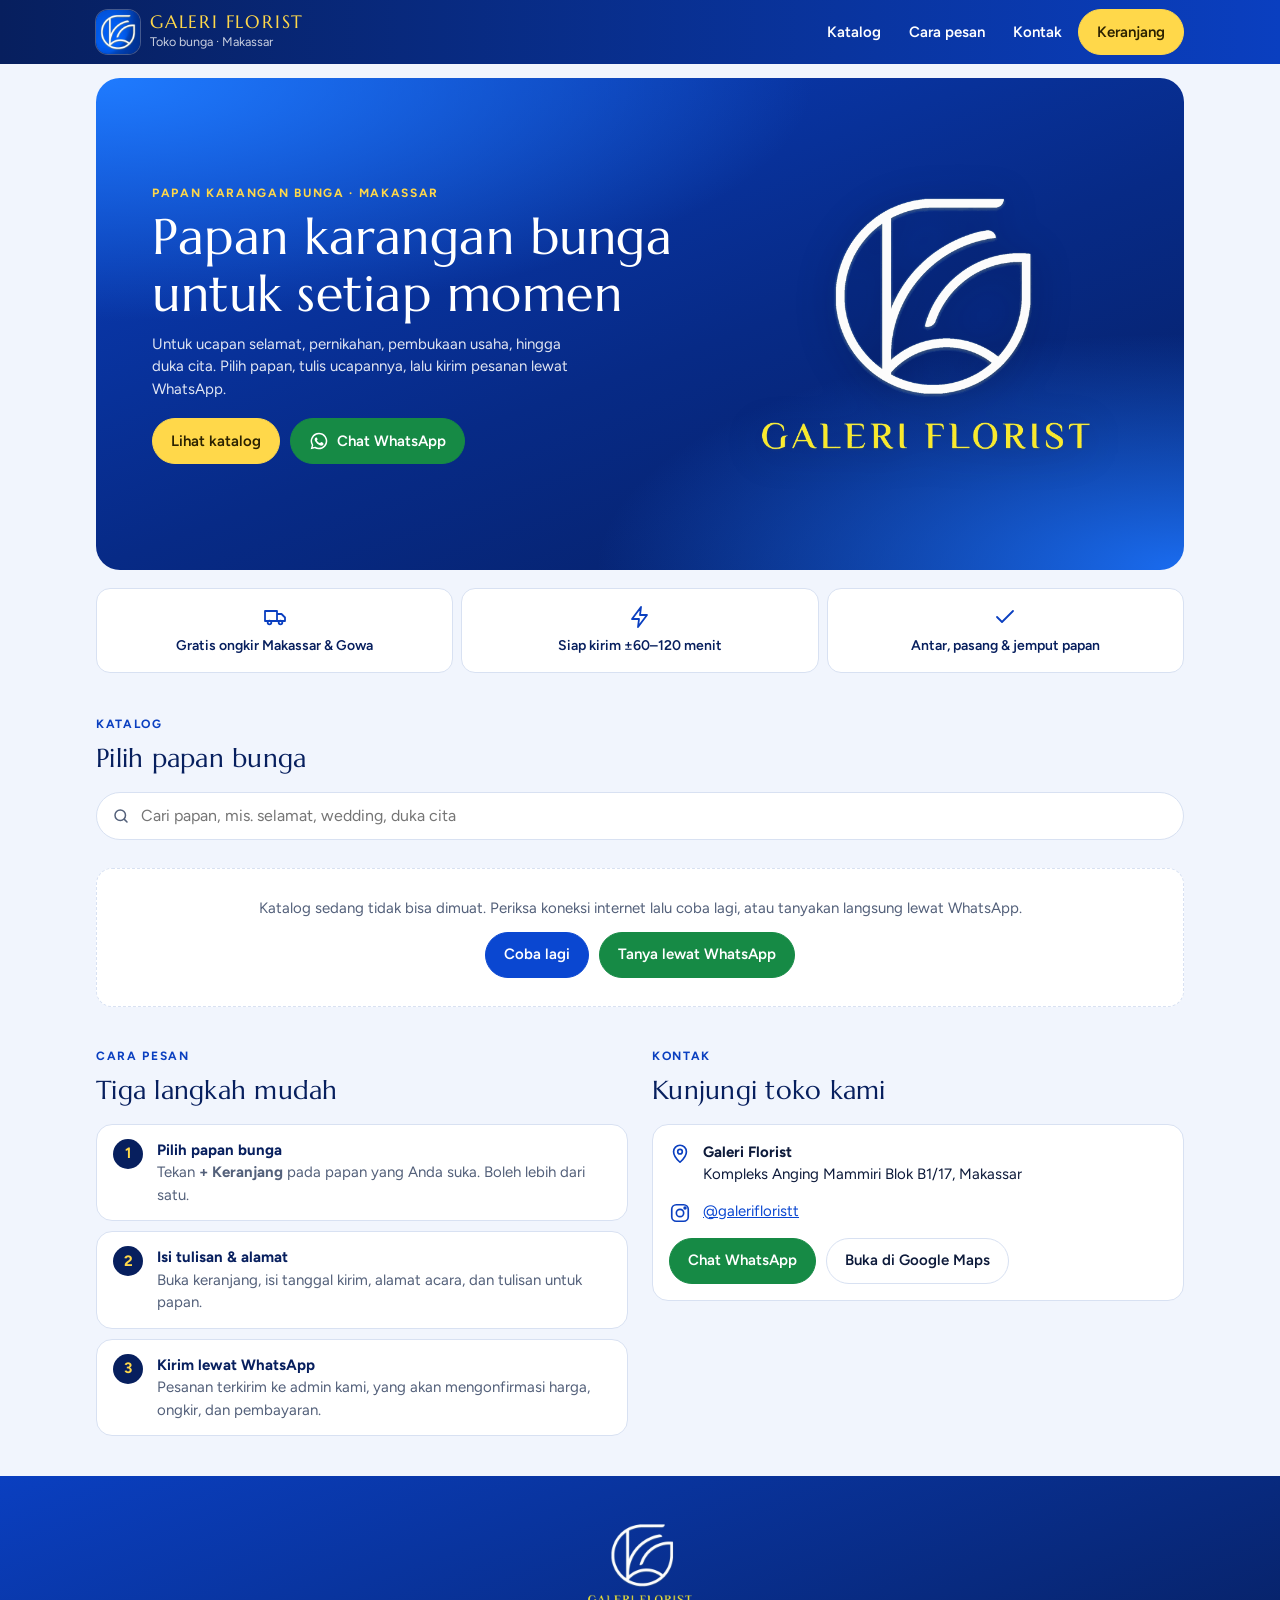
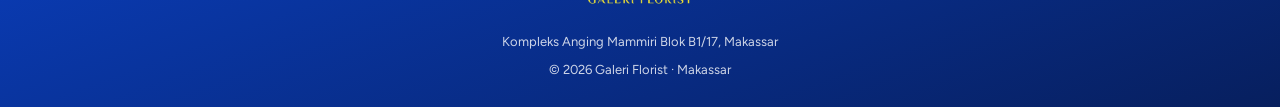
<file: toko-online/index.html>
<!doctype html>
<html lang="id">
<head>
<meta charset="utf-8">
<meta name="viewport" content="width=device-width,initial-scale=1,viewport-fit=cover">
<title>Galeri Florist Makassar – Papan Karangan Bunga</title>
<meta name="description" content="Pesan papan karangan bunga dari Galeri Florist Makassar untuk ucapan selamat, pernikahan, dan duka cita. Isi tulisan papan dan alamat acara, lalu kirim pesanan lewat WhatsApp.">
<meta name="theme-color" content="#071f5e">
<meta property="og:title" content="Galeri Florist Makassar – Papan Karangan Bunga">
<meta property="og:description" content="Papan karangan bunga untuk ucapan selamat, pernikahan, dan duka cita. Pesan mudah lewat WhatsApp.">
<meta property="og:type" content="website">
<meta property="og:image" content="https://galeriflorist.id/app/logo.jpg">
<link rel="icon" href="logo-192.jpg">
<link rel="apple-touch-icon" href="logo-192.jpg">
<link rel="preconnect" href="https://fonts.googleapis.com">
<link rel="preconnect" href="https://fonts.gstatic.com" crossorigin>
<link rel="stylesheet" href="https://fonts.googleapis.com/css2?family=Marcellus&family=Figtree:wght@400;500;600;700&display=swap">
<style>
/* Blue theme taken from the logo: deep navy → royal blue gradients, white emblem, gold wordmark.
   Layout: phone-first storefront. Navy sticky header, blue hero with the logo, catalog grid (2 cols phone → 4 cols desktop),
   navy bottom tab bar on phones, cart and product details as bottom sheets. */
:root {
  --navy: #071f5e;
  --royal: #0a3fc0;
  --bright: #1268f2;
  --gold: #ffd84a;
  --gold-ink: #2a2100;
  --bg: #f1f5fd;
  --surface: #ffffff;
  --ink: #0d1a3a;
  --muted: #53607a;
  --line: #d8e1f2;
  --accent: #0a47d1;
  --accent-ink: #ffffff;
  --accent-soft: #e6eeff;
  --wa: #168a45;
  --alert: #e0324a;
  --radius: 16px;
  --font-display: "Marcellus", "Times New Roman", serif;
  --font-body: "Figtree", system-ui, -apple-system, "Segoe UI", sans-serif;
  --tabbar: 64px;
}
* { box-sizing: border-box; }
html { scroll-behavior: smooth; scroll-padding-top: 76px; }
@media (prefers-reduced-motion: reduce) { html { scroll-behavior: auto; } }
body { margin: 0; background: var(--bg); color: var(--ink); font-family: var(--font-body); font-size: 15px; line-height: 1.5; -webkit-text-size-adjust: 100%; padding-bottom: calc(var(--tabbar) + env(safe-area-inset-bottom, 0px)); }
img { max-width: 100%; display: block; }
a { color: var(--accent); }
button, input, textarea, select { font: inherit; color: inherit; }
button { cursor: pointer; }
:focus-visible { outline: 2px solid var(--bright); outline-offset: 2px; }
[hidden] { display: none !important; }
.wrap { max-width: 1120px; margin: 0 auto; padding-left: max(16px, env(safe-area-inset-left, 0px)); padding-right: max(16px, env(safe-area-inset-right, 0px)); }
h1, h2 { font-family: var(--font-display); font-weight: 400; letter-spacing: .01em; text-wrap: balance; margin: 0; }
h2 { font-size: 26px; color: var(--navy); }
.eyebrow { font-size: 12px; font-weight: 700; letter-spacing: .14em; text-transform: uppercase; color: var(--royal); margin: 0 0 6px; }
.muted { color: var(--muted); }
.small { font-size: 13px; }
.num { font-variant-numeric: tabular-nums; }

/* buttons */
.btn { display: inline-flex; align-items: center; justify-content: center; gap: 8px; min-height: 46px; padding: 10px 18px; border-radius: 999px; border: 1px solid var(--line); background: var(--surface); font-weight: 600; text-decoration: none; color: var(--ink); }
.btn.primary { background: var(--accent); border-color: var(--accent); color: var(--accent-ink); }
.btn.gold { background: var(--gold); border-color: var(--gold); color: var(--gold-ink); }
.btn.ghost { background: rgba(255,255,255,.08); border-color: rgba(255,255,255,.55); color: #fff; }
.btn.wa { background: var(--wa); border-color: var(--wa); color: #fff; }
.btn.block { width: 100%; }
.btn svg { width: 20px; height: 20px; flex: 0 0 auto; }
.icon-btn { width: 44px; height: 44px; border-radius: 999px; border: 1px solid var(--line); background: var(--surface); display: inline-grid; place-items: center; padding: 0; }
.icon-btn svg { width: 20px; height: 20px; }

/* header */
header.top { position: sticky; top: 0; z-index: 20; background: linear-gradient(90deg, var(--navy), var(--royal)); color: #fff; padding-top: env(safe-area-inset-top, 0px); box-shadow: 0 1px 0 rgba(255,255,255,.08); }
header.top.scrolled { box-shadow: 0 4px 18px rgba(7, 31, 94, .28); }
header.top .wrap { display: flex; align-items: center; gap: 12px; min-height: 64px; }
.brand { display: flex; align-items: center; gap: 10px; text-decoration: none; color: #fff; min-width: 0; margin-right: auto; }
.brand img { width: 44px; height: 44px; object-fit: cover; border-radius: 12px; box-shadow: 0 0 0 1px rgba(255,255,255,.25); }
.brand b { display: block; font-family: var(--font-display); font-weight: 400; font-size: 18px; line-height: 1.15; letter-spacing: .1em; text-transform: uppercase; color: var(--gold); }
.brand small { display: block; font-size: 12.5px; color: rgba(255,255,255,.78); }
nav.desk { display: none; align-items: center; gap: 4px; }
nav.desk a { color: #fff; text-decoration: none; font-weight: 600; padding: 10px 12px; border-radius: 999px; }
nav.desk a:hover { background: rgba(255,255,255,.12); }
.badge { display: inline-grid; place-items: center; min-width: 20px; height: 20px; padding: 0 6px; border-radius: 999px; background: var(--alert); color: #fff; font-size: 12px; font-weight: 700; line-height: 1; }

/* hero */
.hero { padding-block: 14px 8px; }
.hero-card { position: relative; overflow: hidden; border-radius: 24px; color: #fff; padding: 26px 20px 22px; display: grid; gap: 4px;
  background: radial-gradient(120% 90% at 0% 0%, #1f7bff 0%, rgba(31,123,255,0) 55%), radial-gradient(90% 80% at 100% 100%, #1a6cf0 0%, rgba(26,108,240,0) 60%), linear-gradient(160deg, #0a3fc0 0%, #072a86 55%, #061f63 100%); }
.hero .eyebrow { color: var(--gold); }
.hero h1 { font-size: 32px; line-height: 1.15; max-width: 16ch; }
.hero p.lead { margin: 10px 0 18px; color: rgba(255,255,255,.88); max-width: 42ch; }
.hero .cta { display: flex; gap: 10px; flex-wrap: wrap; }
.hero .art { order: -1; justify-self: start; width: 132px; margin: -6px 0 6px -8px; }
.hero .art img { width: 100%; height: auto; filter: drop-shadow(0 6px 18px rgba(0, 10, 40, .35)); }

.usp { display: grid; grid-template-columns: repeat(3, 1fr); gap: 8px; margin-top: 12px; }
.usp div { background: var(--surface); border: 1px solid var(--line); border-radius: 14px; padding: 12px 10px; font-size: 13px; font-weight: 600; text-align: center; display: grid; justify-items: center; gap: 6px; color: var(--navy); }
.usp svg { width: 24px; height: 24px; color: var(--royal); }

section.block { padding-block: 34px 6px; }
.head { display: flex; align-items: end; justify-content: space-between; gap: 12px; margin-bottom: 14px; }

/* catalog */
.search { position: relative; margin-bottom: 12px; }
.search input { width: 100%; min-height: 48px; border-radius: 999px; border: 1px solid var(--line); background: var(--surface); padding: 10px 16px 10px 44px; font-size: 16px; }
.search svg { position: absolute; left: 16px; top: 50%; transform: translateY(-50%); width: 18px; height: 18px; color: var(--muted); }
.chips { display: flex; gap: 8px; overflow-x: auto; padding-bottom: 6px; margin-bottom: 10px; scrollbar-width: none; }
.chips::-webkit-scrollbar { display: none; }
.chips button { flex: 0 0 auto; min-height: 40px; padding: 8px 16px; border-radius: 999px; border: 1px solid var(--line); background: var(--surface); font-weight: 600; font-size: 14px; color: var(--navy); }
.chips button[aria-pressed="true"] { background: var(--navy); border-color: var(--navy); color: var(--gold); }
.grid { display: grid; grid-template-columns: minmax(0, 1fr); gap: 14px; }
.card { background: var(--surface); border: 1px solid var(--line); border-radius: var(--radius); overflow: hidden; display: grid; grid-template-rows: auto 1fr; box-shadow: 0 1px 2px rgba(7, 31, 94, .05); }
.card .pic { display: block; width: 100%; border: 0; padding: 0; background: none; aspect-ratio: 16 / 9; overflow: hidden; }
.card .pic img, .card .pic svg { width: 100%; height: 100%; object-fit: cover; display: block; }
.card .body { padding: 10px 12px 12px; display: grid; gap: 4px; align-content: start; }
.card .cat { font-size: 11.5px; font-weight: 700; letter-spacing: .06em; text-transform: uppercase; color: var(--royal); }
.card h3 { margin: 0; font-size: 15px; font-weight: 600; line-height: 1.3; display: -webkit-box; -webkit-line-clamp: 2; -webkit-box-orient: vertical; overflow: hidden; }
.price { font-weight: 700; color: var(--navy); }
.price.ask { color: var(--muted); font-weight: 600; font-size: 14px; }
.buy { display: flex; align-items: center; justify-content: space-between; gap: 10px; flex-wrap: wrap; margin-top: 4px; }
.card .add { min-height: 40px; padding: 0 16px; min-width: 132px; border-radius: 999px; border: 1px solid var(--accent); background: var(--accent-soft); color: var(--accent); font-weight: 700; font-size: 14px; }
.card .add.in { background: var(--accent); color: #fff; }
.price s { display: inline-block; white-space: nowrap; color: var(--muted); font-weight: 500; font-size: .85em; margin-left: 4px; }
.empty .link { min-height: 0; padding: 0 2px; }
.empty .actions { display: flex; gap: 10px; flex-wrap: wrap; justify-content: center; margin-top: 12px; }
.card .pic { position: relative; }
.stok { position: absolute; left: 8px; top: 8px; background: var(--ink); color: #fff; font-size: 12px; font-weight: 700; padding: 4px 10px; border-radius: 999px; }
.skel { background: var(--surface); border: 1px solid var(--line); border-radius: var(--radius); overflow: hidden; }
.skel .ph { aspect-ratio: 16 / 9; background: linear-gradient(90deg, #e6edfb 0%, #f4f7fe 50%, #e6edfb 100%); background-size: 200% 100%; }
.skel .ln { height: 12px; margin: 12px 12px 0; border-radius: 6px; background: #e6edfb; }
.skel .ln.short { width: 50%; margin-bottom: 14px; }
@media (prefers-reduced-motion: no-preference) { .skel .ph { animation: shimmer 1.3s linear infinite; } @keyframes shimmer { to { background-position: -200% 0; } } }
.sr { position: absolute; width: 1px; height: 1px; overflow: hidden; clip: rect(0 0 0 0); white-space: nowrap; }
.empty { text-align: center; padding: 28px 16px; color: var(--muted); border: 1px dashed var(--line); border-radius: var(--radius); grid-column: 1 / -1; background: var(--surface); }

/* steps & contact */
.steps { display: grid; gap: 10px; counter-reset: s; padding: 0; margin: 0; list-style: none; }
.steps li { background: var(--surface); border: 1px solid var(--line); border-radius: var(--radius); padding: 14px 16px 14px 60px; position: relative; }
.steps li::before { counter-increment: s; content: counter(s); position: absolute; left: 16px; top: 14px; width: 30px; height: 30px; border-radius: 999px; background: var(--navy); color: var(--gold); font-weight: 700; display: grid; place-items: center; }
.steps li > b { display: block; color: var(--navy); }
.contact { background: var(--surface); border: 1px solid var(--line); border-radius: var(--radius); padding: 16px; display: grid; gap: 14px; }
.contact .row { display: flex; gap: 12px; align-items: start; }
.contact .row svg { width: 22px; height: 22px; flex: 0 0 auto; color: var(--royal); margin-top: 2px; }
.contact .actions { display: flex; gap: 10px; flex-wrap: wrap; }
footer { margin-top: 34px; background: linear-gradient(160deg, var(--royal), var(--navy)); color: rgba(255,255,255,.8); font-size: 13px; text-align: center; }
footer .wrap { padding-block: 28px calc(24px + env(safe-area-inset-bottom, 0px)); display: grid; justify-items: center; gap: 8px; }
footer img { width: 120px; height: auto; }
footer p { margin: 0; }

/* bottom tab bar (phones) */
nav.tabbar { position: fixed; left: 0; right: 0; bottom: 0; z-index: 30; background: var(--navy); padding-bottom: env(safe-area-inset-bottom, 0px); box-shadow: 0 -4px 16px rgba(7, 31, 94, .18); }
nav.tabbar .in { display: grid; grid-template-columns: repeat(4, 1fr); max-width: 560px; margin: 0 auto; }
nav.tabbar a, nav.tabbar button { position: relative; display: grid; justify-items: center; align-content: center; gap: 2px; min-height: var(--tabbar); border: 0; background: none; color: rgba(255,255,255,.72); font-size: 11.5px; font-weight: 600; text-decoration: none; padding: 6px 2px; }
nav.tabbar svg { width: 23px; height: 23px; }
nav.tabbar [aria-current="true"] { color: var(--gold); }
nav.tabbar .badge { position: absolute; top: 6px; left: calc(50% + 6px); height: 18px; min-width: 18px; font-size: 11px; }

/* sheets */
dialog.sheet { border: 0; padding: 0; margin: auto auto 0; width: 100%; max-width: 560px; max-height: 92vh; max-height: 92dvh; border-radius: 22px 22px 0 0; background: var(--surface); color: var(--ink); overflow: hidden; }
dialog.sheet[open] { display: flex; flex-direction: column; }
dialog.sheet::backdrop { background: rgba(5, 18, 54, .55); }
@media (prefers-reduced-motion: no-preference) { dialog.sheet[open] { animation: up .22s ease-out; } @keyframes up { from { transform: translateY(40px); opacity: 0; } } }
.sheet-head { display: flex; align-items: center; justify-content: space-between; gap: 10px; padding: 14px 16px; border-bottom: 1px solid var(--line); }
.sheet-head h2 { font-size: 22px; }
.sheet-body { overflow-y: auto; padding: 16px; display: grid; gap: 14px; grid-auto-rows: max-content; align-content: start; overscroll-behavior: contain; }
.sheet-foot { padding: 12px 16px calc(12px + env(safe-area-inset-bottom, 0px)); border-top: 1px solid var(--line); display: grid; gap: 8px; }
.detail-pic { border-radius: var(--radius); overflow: hidden; aspect-ratio: 16 / 9; width: 100%; background: var(--bg); }
.ket p { margin: 0 0 8px; }
.ket p:last-child { margin-bottom: 0; }
.detail-pic img, .detail-pic svg { width: 100%; height: 100%; object-fit: contain; display: block; }
.line { display: grid; grid-template-columns: 1fr auto; gap: 4px 12px; align-items: center; padding-bottom: 12px; border-bottom: 1px solid var(--line); }
.line .nm { font-weight: 600; }
.qty { display: inline-flex; align-items: center; border: 1px solid var(--line); border-radius: 999px; grid-row: span 2; }
.qty button { width: 40px; height: 40px; border: 0; background: none; font-size: 20px; font-weight: 600; color: var(--accent); }
.qty span { min-width: 26px; text-align: center; font-weight: 700; }
label.f { display: grid; gap: 4px; font-size: 13px; font-weight: 600; color: var(--muted); grid-template-columns: minmax(0, 1fr); }
label.f input, label.f textarea { width: 100%; min-height: 46px; border: 1px solid var(--line); border-radius: 12px; padding: 10px 12px; font-size: 16px; background: var(--surface); color: var(--ink); font-weight: 400; }
label.f textarea { min-height: 72px; resize: vertical; }
.two { display: grid; grid-template-columns: repeat(2, minmax(0, 1fr)); gap: 10px; }
.seg { display: grid; grid-template-columns: 1fr 1fr; gap: 6px; background: var(--bg); border: 1px solid var(--line); border-radius: 999px; padding: 4px; }
.seg button { min-height: 40px; border: 0; border-radius: 999px; background: none; font-weight: 600; color: var(--muted); }
.seg button[aria-pressed="true"] { background: var(--navy); color: var(--gold); }
.total { display: flex; justify-content: space-between; gap: 12px; font-weight: 700; font-size: 17px; color: var(--navy); }
.note { font-size: 13px; color: var(--muted); }
.req { color: var(--alert); }
.link { border: 0; background: none; color: var(--accent); font-weight: 600; padding: 8px 4px; min-height: 40px; }

.toast { position: fixed; left: 50%; bottom: calc(var(--tabbar) + 16px + env(safe-area-inset-bottom, 0px)); transform: translateX(-50%); z-index: 60; background: var(--ink); color: #fff; padding: 10px 16px; border-radius: 12px; font-size: 14px; max-width: calc(100% - 32px); display: flex; align-items: center; gap: 12px; box-shadow: 0 6px 20px rgba(7, 31, 94, .3); }
.toast.over-sheet { top: calc(12px + env(safe-area-inset-top, 0px)); bottom: auto; }
.toast button { border: 0; background: none; color: var(--gold); font-weight: 700; padding: 4px; }

@media (min-width: 600px) {
  .grid { grid-template-columns: repeat(2, minmax(0, 1fr)); gap: 16px; }
  .card h3 { min-height: 2.6em; }
  .hero h1 { font-size: 40px; }
}
@media (min-width: 900px) {
  body { padding-bottom: 0; }
  nav.tabbar { display: none; }
  nav.desk { display: flex; }
  .grid { grid-template-columns: repeat(3, minmax(0, 1fr)); }
  .hero-card { grid-template-columns: 1.15fr .85fr; align-items: center; padding: 56px; gap: 24px; }
  .hero h1 { font-size: 50px; }
  .hero .art { order: 0; justify-self: center; width: min(380px, 100%); margin: 0; }
  .usp { margin-top: 18px; }
  .usp div { font-size: 14px; padding: 16px; }
  .info { display: grid; grid-template-columns: 1fr 1fr; gap: 24px; align-items: start; }
  dialog.sheet { margin: auto; border-radius: 22px; max-height: 88vh; }
  .toast { bottom: 24px; }
  footer .wrap { padding-bottom: 28px; }
}
</style>
</head>
<body>

<header class="top" id="top">
  <div class="wrap">
    <a class="brand" href="#beranda"><img src="lambang.jpg" alt=""><span><b>Galeri Florist</b><small>Toko bunga · Makassar</small></span></a>
    <nav class="desk" aria-label="Menu">
      <a href="#katalog">Katalog</a><a href="#cara-pesan">Cara pesan</a><a href="#kontak">Kontak</a>
      <button type="button" class="btn gold" data-act="cart">Keranjang <span class="badge" data-count hidden>0</span></button>
    </nav>
  </div>
</header>

<main class="wrap">
  <section class="hero" id="beranda">
    <div class="hero-card">
      <div class="hero-text">
      <p class="eyebrow">Papan karangan bunga · Makassar</p>
      <h1>Papan karangan bunga untuk setiap momen</h1>
      <p class="lead">Untuk ucapan selamat, pernikahan, pembukaan usaha, hingga duka cita. Pilih papan, tulis ucapannya, lalu kirim pesanan lewat WhatsApp.</p>
      <div class="cta">
        <a class="btn gold" href="#katalog">Lihat katalog</a>
        <button type="button" class="btn wa" data-act="chat"><svg viewBox="0 0 24 24" fill="currentColor" aria-hidden="true"><path d="M12 2a10 10 0 0 0-8.6 15.1L2 22l5-1.3A10 10 0 1 0 12 2zm0 18.2c-1.5 0-3-.4-4.3-1.2l-.3-.2-3 .8.8-2.9-.2-.3A8.2 8.2 0 1 1 12 20.2zm4.5-6.1c-.2-.1-1.5-.7-1.7-.8s-.4-.1-.6.1-.7.8-.8 1-.3.2-.5.1a6.7 6.7 0 0 1-3.3-2.9c-.3-.4.3-.4.7-1.3.1-.2 0-.3 0-.4l-.8-1.8c-.2-.5-.4-.4-.6-.4h-.5a1 1 0 0 0-.7.3 3 3 0 0 0-.9 2.2 5.2 5.2 0 0 0 1.1 2.7 11.8 11.8 0 0 0 4.5 4c1.7.7 2.3.8 3.2.6.5-.1 1.5-.6 1.7-1.2s.2-1.1.1-1.2-.2-.2-.4-.3z"/></svg>Chat WhatsApp</button>
      </div>
      </div>
      <div class="art"><img src="logo-transparan.png" alt="Logo Galeri Florist" width="640" height="640"></div>
    </div>
    <div class="usp">
      <div><svg viewBox="0 0 24 24" fill="none" stroke="currentColor" stroke-width="1.8" stroke-linecap="round" stroke-linejoin="round" aria-hidden="true"><path d="M2 6h12v10H2zM14 9h4.5L22 12.5V16h-8"/><circle cx="6.5" cy="17.5" r="1.8"/><circle cx="17.5" cy="17.5" r="1.8"/></svg>Gratis ongkir Makassar &amp; Gowa</div>
      <div><svg viewBox="0 0 24 24" fill="none" stroke="currentColor" stroke-width="1.8" stroke-linecap="round" stroke-linejoin="round" aria-hidden="true"><path d="M13 2L4 14h7l-1 8 9-12h-7z"/></svg>Siap kirim ±60–120 menit</div>
      <div><svg viewBox="0 0 24 24" fill="none" stroke="currentColor" stroke-width="1.8" stroke-linecap="round" stroke-linejoin="round" aria-hidden="true"><path d="M20 6L9 17l-5-5"/></svg>Antar, pasang &amp; jemput papan</div>
    </div>
  </section>

  <section class="block" id="katalog">
    <div class="head"><div><p class="eyebrow">Katalog</p><h2>Pilih papan bunga</h2></div></div>
    <div class="search"><svg viewBox="0 0 24 24" fill="none" stroke="currentColor" stroke-width="2" stroke-linecap="round" aria-hidden="true"><circle cx="11" cy="11" r="7"/><path d="M20 20l-3.5-3.5"/></svg><input type="search" id="q" placeholder="Cari papan, mis. selamat, wedding, duka cita" aria-label="Cari di katalog"></div>
    <div class="chips" id="chips" role="group" aria-label="Kategori"></div>
    <div class="grid" id="grid"></div>
  </section>

  <div class="info">
    <section class="block" id="cara-pesan">
      <div class="head"><div><p class="eyebrow">Cara pesan</p><h2>Tiga langkah mudah</h2></div></div>
      <ol class="steps">
        <li><b>Pilih papan bunga</b><span class="muted">Tekan <b>+ Keranjang</b> pada papan yang Anda suka. Boleh lebih dari satu.</span></li>
        <li><b>Isi tulisan &amp; alamat</b><span class="muted">Buka keranjang, isi tanggal kirim, alamat acara, dan tulisan untuk papan.</span></li>
        <li><b>Kirim lewat WhatsApp</b><span class="muted">Pesanan terkirim ke admin kami, yang akan mengonfirmasi harga, ongkir, dan pembayaran.</span></li>
      </ol>
    </section>

    <section class="block" id="kontak">
      <div class="head"><div><p class="eyebrow">Kontak</p><h2>Kunjungi toko kami</h2></div></div>
      <div class="contact" id="contact"></div>
    </section>
  </div>
</main>

<footer id="footer"></footer>

<nav class="tabbar" aria-label="Menu utama"><div class="in">
  <a href="#beranda" data-tab="beranda"><svg viewBox="0 0 24 24" fill="none" stroke="currentColor" stroke-width="1.8" stroke-linecap="round" stroke-linejoin="round" aria-hidden="true"><path d="M3 11l9-7 9 7v9a1 1 0 0 1-1 1h-5v-6h-6v6H4a1 1 0 0 1-1-1z"/></svg>Beranda</a>
  <a href="#katalog" data-tab="katalog"><svg viewBox="0 0 24 24" fill="none" stroke="currentColor" stroke-width="1.8" stroke-linecap="round" stroke-linejoin="round" aria-hidden="true"><path d="M12 13c-3 0-5-2.5-5-6 2.5 0 4 1 5 2.5C13 8 14.5 7 17 7c0 3.5-2 6-5 6z"/><path d="M12 13v8M12 17c-2 0-3.5-1-4-2.5M12 18.5c2 0 3.5-1 4-2.5"/></svg>Katalog</a>
  <button type="button" data-act="cart"><svg viewBox="0 0 24 24" fill="none" stroke="currentColor" stroke-width="1.8" stroke-linecap="round" stroke-linejoin="round" aria-hidden="true"><path d="M5 8h14l-1.2 11.1a1 1 0 0 1-1 .9H7.2a1 1 0 0 1-1-.9z"/><path d="M9 10V6a3 3 0 0 1 6 0v4"/></svg>Keranjang<span class="badge" data-count hidden>0</span></button>
  <a href="#kontak" data-tab="kontak"><svg viewBox="0 0 24 24" fill="none" stroke="currentColor" stroke-width="1.8" stroke-linecap="round" stroke-linejoin="round" aria-hidden="true"><path d="M12 21s-7-6.2-7-11.5a7 7 0 0 1 14 0C19 14.8 12 21 12 21z"/><circle cx="12" cy="9.5" r="2.5"/></svg>Kontak</a>
</div></nav>

<dialog class="sheet" id="detail" aria-labelledby="dTitle"></dialog>
<dialog class="sheet" id="cart" aria-labelledby="cTitle"></dialog>
<div class="toast" id="toast" role="status" hidden></div>

<script>
/* ================== PENGATURAN — ubah bagian ini ================== */
const TOKO = {
  nama: "Galeri Florist",
  // Nomor WhatsApp admin, boleh ditulis 0812… atau 62812…  (WAJIB diisi)
  whatsapp: "088242815991",
  alamat: "Kompleks Anging Mammiri Blok B1/17, Makassar",   // cabang Gowa: Jl. Sultan Hasanuddin No. 159 (depan Kopi Teori)
  jamBuka: "",     // contoh: "Setiap hari, 08.00–21.00" (kosongkan jika tidak ingin ditampilkan)
  instagram: "galerifloristt",   // tanpa @
  // Produk, harga, foto, dan kategori diambil otomatis dari WooCommerce di website ini.
  website: "https://galeriflorist.id",
  // Ditampilkan di keranjang. Kosongkan jika ongkir selalu dikonfirmasi admin.
  ongkir: "Gratis ongkir area Makassar & Kota Sungguminasa (Gowa).",
};

// Cadangan: hanya dipakai jika produk dari website tidak bisa dimuat. Biarkan kosong, atau isi seperti contoh:
// { nama: "Papan bunga Selamat & Sukses", kategori: "Papan Bunga", harga: 750000, foto: "foto/papan-selamat.jpg", ket: "Keterangan singkat" },
const PRODUK_CADANGAN = [
];
/* ================================================================ */

const $ = (s, r = document) => r.querySelector(s);
const esc = (v) => String(v ?? "").replace(/[&<>"']/g, (c) => ({ "&": "&amp;", "<": "&lt;", ">": "&gt;", '"': "&quot;", "'": "&#39;" }[c]));
const rp = (n) => "Rp " + Math.round(Number(n) || 0).toLocaleString("id-ID");
const hasPrice = (p) => typeof p.harga === "number" && p.harga > 0;
const fixedPrice = (p) => hasPrice(p) && !p.mulai;   // a "mulai dari" price is confirmed by the admin
const BULAN = ["Januari","Februari","Maret","April","Mei","Juni","Juli","Agustus","September","Oktober","November","Desember"];
const HARI = ["Minggu","Senin","Selasa","Rabu","Kamis","Jumat","Sabtu"];
const todayISO = () => { const d = new Date(); return new Date(d.getTime() - d.getTimezoneOffset() * 60000).toISOString().slice(0, 10); };
const tglID = (iso) => { const [y, m, d] = iso.split("-").map(Number); return `${HARI[new Date(y, m - 1, d).getDay()]}, ${d} ${BULAN[m - 1]} ${y}`; };
const ls = { get: (k) => { try { return JSON.parse(localStorage.getItem(k) || "null"); } catch { return null; } }, set: (k, v) => { try { localStorage.setItem(k, JSON.stringify(v)); } catch {} } };

// Drawing of a flower board, used for a product without a photo.
const BLOOMS = [["#e8798f", "#f6b8c4"], ["#f2bd1d", "#fbe08a"], ["#6f8ff0", "#b7c8fa"], ["#f08a5d", "#f8c3a8"]];
const bloom = (x, y, r, c) => { let s = ""; for (let i = 0; i < 6; i++) s += `<ellipse cx="${x}" cy="${y - r * 0.55}" rx="${r * 0.42}" ry="${r * 0.6}" fill="${c}" transform="rotate(${i * 60} ${x} ${y})"/>`; return s + `<circle cx="${x}" cy="${y}" r="${r * 0.3}" fill="#fff" opacity=".8"/><circle cx="${x}" cy="${y}" r="${r * 0.16}" fill="${c}"/>`; };
function art(cat) {
  const [c1, c2] = BLOOMS[[...String(cat)].reduce((h, ch) => h + ch.charCodeAt(0), 0) % BLOOMS.length];
  return `<svg viewBox="0 0 160 90" aria-hidden="true" preserveAspectRatio="xMidYMid slice"><rect width="160" height="90" fill="#e8efff"/>
    <path d="M44 64 L38 86 M116 64 L122 86" stroke="#8a6a4a" stroke-width="2.4" stroke-linecap="round"/>
    <rect x="16" y="12" width="128" height="54" rx="3" fill="#1b2433" stroke="#0a3fc0" stroke-width="1.4"/>
    <rect x="52" y="30" width="56" height="5" rx="2.5" fill="#ffd84a" opacity=".9"/>
    <rect x="42" y="40" width="76" height="3.6" rx="1.8" fill="#fff" opacity=".55"/>
    <rect x="56" y="47" width="48" height="3.6" rx="1.8" fill="#fff" opacity=".55"/>
    ${bloom(20, 16, 8, c1)}${bloom(31, 13, 5.5, c2)}${bloom(140, 16, 8, c1)}${bloom(129, 13, 5.5, c2)}${bloom(20, 62, 8, c2)}${bloom(140, 62, 8, c2)}${bloom(80, 66, 7, c1)}${bloom(66, 67, 5, c2)}${bloom(94, 67, 5, c2)}
  </svg>`;
}
const CARD_SIZES = "(max-width: 599px) calc(100vw - 32px), (max-width: 899px) 45vw, 360px", DETAIL_SIZES = "(max-width: 560px) 100vw, 528px";
function pickSrc(srcset, want) {
  const c = String(srcset || "").split(",").map((x) => x.trim().split(/\s+/)).map(([u, w]) => [u, parseInt(w, 10)]).filter(([u, w]) => u && w).sort((a, b) => a[1] - b[1]);
  return (c.find(([, w]) => w >= want) || c[c.length - 1] || [])[0];
}
const pic = (p, big) => !p.foto ? art(p.kategori)
  : `<img src="${esc(pickSrc(p.srcset, big ? 1024 : 768) || p.foto)}"${p.srcset ? ` srcset="${esc(p.srcset)}" sizes="${big ? DETAIL_SIZES : CARD_SIZES}"` : ""} alt="${esc(p.nama)}" loading="lazy">`;
const priceHtml = (p, size) => hasPrice(p)
  ? `<div class="price num"${size ? ` style="font-size:${size}px"` : ""}>${p.mulai ? "Mulai " : ""}${rp(p.harga)}${p.coret ? ` <s>${rp(p.coret)}</s>` : ""}</div>`
  : '<div class="price ask">Tanya harga</div>';

/* ---------- products from the website (WooCommerce Store API) ---------- */
let produk = [], katalog = "loading";   // loading | ok | error
const byName = (n) => produk.find((p) => p.nama === n);
const plain = (html) => (new DOMParser().parseFromString(String(html || ""), "text/html").body.textContent || "").replace(/\s+/g, " ").trim();
// Product text keeps one line per paragraph (the shop writes short paragraphs with emoji).
const paras = (html) => { const body = new DOMParser().parseFromString(String(html || ""), "text/html").body; const ps = [...body.querySelectorAll("p, li")];
  return (ps.length ? ps.map((e) => e.textContent) : [body.textContent]).map((t) => t.replace(/\s+/g, " ").trim()).filter(Boolean).join("\n"); };
// "Karangan Bunga Papan Hitam" → "Papan Hitam": every product is a flower board, so the prefix only takes space.
const shortCat = (n) => n.replace(/^karangan bunga\s+/i, "") || n;
function fromWoo(w) {
  const pr = w.prices || {}, unit = Math.pow(10, Number(pr.currency_minor_unit) || 0);
  const price = Number(pr.price) / unit, regular = Number(pr.regular_price) / unit;
  const range = pr.price_range && Number(pr.price_range.min_amount) !== Number(pr.price_range.max_amount);
  const cat = (w.categories || []).find((c) => c.slug !== "uncategorized");
  const img = (w.images || [])[0] || {};
  return {
    nama: plain(w.name), kategori: cat ? shortCat(plain(cat.name)) : "Lainnya",
    harga: price > 0 ? price : null, coret: !range && regular > price ? regular : null, mulai: !!range,
    foto: img.src || img.thumbnail || "", srcset: img.srcset || "",
    ket: paras(w.short_description) || paras(w.description).slice(0, 600),
    link: w.permalink || "", habis: w.is_in_stock === false,
  };
}
function apiBase() {
  if (!TOKO.website) return "";
  const site = new URL(TOKO.website), host = (h) => h.replace(/^www\./, "");
  // On the shop's own domain ask the same origin (no cross-site request needed).
  return host(location.hostname) === host(site.hostname) ? location.origin : site.origin;
}
async function fetchProducts() {
  const base = apiBase(); if (!base) throw new Error("no website");
  const all = [];
  for (let page = 1; page <= 10; page++) {
    const res = await fetch(`${base}/wp-json/wc/store/v1/products?per_page=100&page=${page}`, { headers: { Accept: "application/json" } });
    if (!res.ok) throw new Error("HTTP " + res.status);
    const rows = await res.json(); if (!Array.isArray(rows)) throw new Error("not a product list");
    all.push(...rows);
    const pages = Number(res.headers.get("X-WP-TotalPages"));
    if (pages ? page >= pages : rows.length < 100) break;
  }
  // Same name twice would share one cart line: keep the first.
  return all.map(fromWoo).filter((p, i, a) => p.nama && a.findIndex((x) => x.nama === p.nama) === i);
}
function useProducts(list) {
  produk = list; katalog = "ok";
  if (cat !== "Semua" && !produk.some((p) => p.kategori === cat)) cat = "Semua";
  for (const n of cart.keys()) if (!byName(n)) cart.delete(n);
  saveCart(); renderChips(); renderGrid(); renderCount();
  if ($("#cart").open) renderCart();
}
async function loadProducts() {
  const cached = ls.get("gf-produk");
  if (cached && Array.isArray(cached.list) && cached.list.length) useProducts(cached.list);   // instant on repeat visits, refreshed below
  try {
    const list = await fetchProducts();
    ls.set("gf-produk", { at: Date.now(), list });
    if (list.length) useProducts(list); else throw new Error("empty");
  } catch (e) {
    if (katalog === "ok") return;   // keep showing the saved copy
    if (PRODUK_CADANGAN.length) useProducts(PRODUK_CADANGAN.map((p) => ({ ...p, harga: typeof p.harga === "number" ? p.harga : null })));
    else { katalog = "error"; renderChips(); renderGrid(); }
  }
}

/* ---------- state ---------- */
let cat = "Semua", query = "";
const cart = new Map(Object.entries(ls.get("gf-cart") || {}).filter(([, q]) => q > 0));
const form = Object.assign({ cara: "Diantar", nama: "", tanggal: "", jam: "", alamat: "", penerima: "", ucapan: "", dari: "", catatan: "" }, ls.get("gf-form") || {});
const saveCart = () => ls.set("gf-cart", Object.fromEntries(cart));
const saveForm = () => ls.set("gf-form", form);

/* ---------- WhatsApp ---------- */
function waNumber() { let n = String(TOKO.whatsapp || "").replace(/\D/g, ""); if (n.startsWith("0")) n = "62" + n.slice(1); return n.length >= 9 ? n : ""; }
function openWA(text) {
  const n = waNumber();
  if (!n) { toast("Nomor WhatsApp toko belum diisi. Isi TOKO.whatsapp di bagian PENGATURAN file index.html."); return false; }
  const a = document.createElement("a"); a.href = `https://wa.me/${n}?text=${encodeURIComponent(text)}`; a.target = "_blank"; a.rel = "noopener";
  document.body.appendChild(a); a.click(); a.remove();
  return true;
}

/* ---------- render ---------- */
function renderChips() {
  const cats = katalog === "ok" ? ["Semua", ...new Set(produk.map((p) => p.kategori))] : [];
  $("#chips").innerHTML = cats.length > 2 ? cats.map((c) => `<button type="button" data-cat="${esc(c)}" aria-pressed="${c === cat}">${esc(c)}</button>`).join("") : "";
}
function renderGrid() {
  const g = $("#grid");
  if (katalog === "loading") { g.innerHTML = Array.from({ length: 6 }, () => '<div class="skel" aria-hidden="true"><div class="ph"></div><div class="ln"></div><div class="ln short"></div></div>').join("") + '<span class="sr">Memuat katalog…</span>'; return; }
  if (katalog === "error") { g.innerHTML = `<div class="empty">Katalog sedang tidak bisa dimuat. Periksa koneksi internet lalu coba lagi, atau tanyakan langsung lewat WhatsApp.<div class="actions"><button type="button" class="btn primary" data-act="reload">Coba lagi</button><button type="button" class="btn wa" data-act="chat">Tanya lewat WhatsApp</button></div></div>`; return; }
  const q = query.trim().toLowerCase();
  const list = produk.filter((p) => (cat === "Semua" || p.kategori === cat) && (!q || (p.nama + " " + p.kategori + " " + (p.ket || "")).toLowerCase().includes(q)));
  g.innerHTML = list.length ? list.map((p) => {
    const n = cart.get(p.nama) || 0;
    return `<article class="card">
      <button type="button" class="pic" data-act="detail" data-n="${esc(p.nama)}" aria-label="Lihat ${esc(p.nama)}">${pic(p)}${p.habis ? '<span class="stok">Stok habis</span>' : ""}</button>
      <div class="body">
        <span class="cat">${esc(p.kategori)}</span>
        <h3>${esc(p.nama)}</h3>
        <div class="buy">${priceHtml(p)}
        ${p.habis ? `<button type="button" class="add" data-act="ask" data-n="${esc(p.nama)}">Tanya stok</button>`
          : `<button type="button" class="add${n ? " in" : ""}" data-act="add" data-n="${esc(p.nama)}">${n ? `✓ Di keranjang (${n})` : "+ Keranjang"}</button>`}</div>
      </div>
    </article>`;
  }).join("") : `<div class="empty">Tidak ada papan yang cocok${query ? ` dengan “${esc(query)}”` : ""}. Coba kata lain, atau <button type="button" class="link" data-act="chat">tanyakan lewat WhatsApp</button>.</div>`;
}
function renderCount() {
  const n = [...cart.values()].reduce((a, b) => a + b, 0);
  document.querySelectorAll("[data-count]").forEach((el) => { el.textContent = n; el.hidden = !n; });
}
function renderContact() {
  const maps = "https://www.google.com/maps/search/?api=1&query=" + encodeURIComponent(TOKO.nama + ", " + TOKO.alamat);
  $("#contact").innerHTML = `
    <div class="row"><svg viewBox="0 0 24 24" fill="none" stroke="currentColor" stroke-width="1.8" stroke-linecap="round" stroke-linejoin="round" aria-hidden="true"><path d="M12 21s-7-6.2-7-11.5a7 7 0 0 1 14 0C19 14.8 12 21 12 21z"/><circle cx="12" cy="9.5" r="2.5"/></svg><div><b>${esc(TOKO.nama)}</b><br>${esc(TOKO.alamat)}</div></div>
    ${TOKO.jamBuka ? `<div class="row"><svg viewBox="0 0 24 24" fill="none" stroke="currentColor" stroke-width="1.8" stroke-linecap="round" aria-hidden="true"><circle cx="12" cy="12" r="9"/><path d="M12 7v5l3 2"/></svg><div>${esc(TOKO.jamBuka)}</div></div>` : ""}
    ${TOKO.instagram ? `<div class="row"><svg viewBox="0 0 24 24" fill="none" stroke="currentColor" stroke-width="1.8" aria-hidden="true"><rect x="3" y="3" width="18" height="18" rx="5"/><circle cx="12" cy="12" r="4"/><circle cx="17.5" cy="6.5" r="1" fill="currentColor"/></svg><div><a href="https://instagram.com/${esc(TOKO.instagram)}" target="_blank" rel="noopener">@${esc(TOKO.instagram)}</a></div></div>` : ""}
    <div class="actions"><button type="button" class="btn wa" data-act="chat">Chat WhatsApp</button><a class="btn" href="${esc(maps)}" target="_blank" rel="noopener">Buka di Google Maps</a></div>`;
  $("#footer").innerHTML = `<div class="wrap"><img src="logo-transparan.png" alt="${esc(TOKO.nama)}" width="640" height="640" loading="lazy"><p>${esc(TOKO.alamat)}</p><p>© ${new Date().getFullYear()} ${esc(TOKO.nama)} · Makassar</p></div>`;
}

function openDetail(name) {
  const p = byName(name); if (!p) return;
  const n = cart.get(p.nama) || 0, d = $("#detail");
  d.innerHTML = `
    <div class="sheet-head"><h2 id="dTitle">${esc(p.nama)}</h2><button type="button" class="icon-btn" data-act="close" aria-label="Tutup"><svg viewBox="0 0 24 24" fill="none" stroke="currentColor" stroke-width="2" stroke-linecap="round"><path d="M6 6l12 12M18 6L6 18"/></svg></button></div>
    <div class="sheet-body">
      <div class="detail-pic">${pic(p, true)}</div>
      <div><div class="eyebrow" style="color:var(--muted)">${esc(p.kategori)}${p.habis ? ' · <span style="color:var(--alert)">Stok habis</span>' : ""}</div>${hasPrice(p) ? priceHtml(p, 20) : '<div class="price ask">Harga dikonfirmasi admin lewat WhatsApp</div>'}</div>
      ${p.ket ? `<div class="ket">${p.ket.split("\n").map((l) => `<p>${esc(l)}</p>`).join("")}</div>` : ""}
      ${p.link ? `<a href="${esc(p.link)}" target="_blank" rel="noopener" class="small">Lihat di website →</a>` : ""}
    </div>
    <div class="sheet-foot">
      ${p.habis ? "" : `<button type="button" class="btn primary block" data-act="add" data-n="${esc(p.nama)}" data-then="cart">${n ? `Tambah lagi (${n} di keranjang)` : "+ Masukkan keranjang"}</button>`}
      <button type="button" class="btn block" data-act="ask" data-n="${esc(p.nama)}">${p.habis ? "Tanya stok lewat WhatsApp" : "Tanya dulu lewat WhatsApp"}</button>
    </div>`;
  if (!d.open) d.showModal();
}

const cartLines = () => [...cart.entries()].map(([nama, qty]) => ({ p: byName(nama), qty })).filter((l) => l.p);
function renderCart() {
  const d = $("#cart"), lines = cartLines();
  const allFixed = lines.length && lines.every((l) => fixedPrice(l.p));
  const anyFixed = lines.some((l) => fixedPrice(l.p));
  const total = lines.reduce((t, l) => t + (fixedPrice(l.p) ? l.p.harga * l.qty : 0), 0);
  const scroll = d.querySelector(".sheet-body")?.scrollTop || 0;
  d.innerHTML = `
    <div class="sheet-head"><h2 id="cTitle">Keranjang</h2><div>${lines.length ? '<button type="button" class="link" data-act="clear">Kosongkan</button>' : ""}<button type="button" class="icon-btn" data-act="close" aria-label="Tutup"><svg viewBox="0 0 24 24" fill="none" stroke="currentColor" stroke-width="2" stroke-linecap="round"><path d="M6 6l12 12M18 6L6 18"/></svg></button></div></div>
    ${lines.length ? `
    <div class="sheet-body">
      ${lines.map((l) => `<div class="line"><div class="nm">${esc(l.p.nama)}</div>
        <div class="qty"><button type="button" data-act="dec" data-n="${esc(l.p.nama)}" aria-label="Kurangi ${esc(l.p.nama)}">−</button><span class="num">${l.qty}</span><button type="button" data-act="inc" data-n="${esc(l.p.nama)}" aria-label="Tambah ${esc(l.p.nama)}">+</button></div>
        <div class="muted small num">${fixedPrice(l.p) ? rp(l.p.harga * l.qty) : hasPrice(l.p) ? "Mulai " + rp(l.p.harga) + " /item" : "Tanya harga"}</div></div>`).join("")}
      <div class="seg" role="group" aria-label="Cara terima">${["Diantar", "Ambil di toko"].map((c) => `<button type="button" data-act="cara" data-k="${c}" aria-pressed="${form.cara === c}">${c}</button>`).join("")}</div>
      <label class="f"><span>Nama pemesan <span class="req">*</span></span><input id="fNama" autocomplete="name" value="${esc(form.nama)}"></label>
      <div class="two">
        <label class="f"><span>Tanggal ${form.cara === "Diantar" ? "kirim" : "ambil"} <span class="req">*</span></span><input id="fTanggal" type="date" min="${todayISO()}" value="${esc(form.tanggal)}"></label>
        <label class="f">Jam<input id="fJam" type="time" value="${esc(form.jam)}"></label>
      </div>
      ${form.cara === "Diantar" ? `<label class="f"><span>Alamat acara / pengiriman <span class="req">*</span></span><textarea id="fAlamat" rows="2" autocomplete="street-address" placeholder="Gedung, kantor, atau rumah duka; nama jalan dan patokan">${esc(form.alamat)}</textarea></label>` : ""}
      <label class="f">Untuk (penerima atau nama acara)<input id="fPenerima" value="${esc(form.penerima)}" placeholder="mis. Pernikahan Andi &amp; Rina"></label>
      <label class="f">Tulisan ucapan di papan<textarea id="fUcapan" rows="3" placeholder="mis. Selamat &amp; Sukses atas Pelantikan Bapak …">${esc(form.ucapan)}</textarea></label>
      <label class="f">Dari (nama pengirim di papan)<input id="fDari" value="${esc(form.dari)}" placeholder="mis. Keluarga Besar … / PT …"></label>
      <label class="f">Catatan untuk florist<textarea id="fCatatan" rows="2" placeholder="mis. warna dominan biru-putih, ukuran 2 meter">${esc(form.catatan)}</textarea></label>
    </div>
    <div class="sheet-foot">
      ${anyFixed ? `<div class="total"><span>${allFixed ? "Total" : "Total sementara"}</span><span class="num">${rp(total)}</span></div>` : ""}
      <div class="note">${allFixed ? "" : "Harga yang belum pasti akan dikonfirmasi admin. "}${TOKO.ongkir ? esc(TOKO.ongkir) + " Di luar area itu, ongkir dikonfirmasi admin." : "Ongkos kirim dikonfirmasi admin."} Pembayaran dilakukan setelah admin mengonfirmasi pesanan.</div>
      <button type="button" class="btn wa block" data-act="send"><svg viewBox="0 0 24 24" fill="currentColor" aria-hidden="true"><path d="M12 2a10 10 0 0 0-8.6 15.1L2 22l5-1.3A10 10 0 1 0 12 2zm0 18.2c-1.5 0-3-.4-4.3-1.2l-.3-.2-3 .8.8-2.9-.2-.3A8.2 8.2 0 1 1 12 20.2z"/></svg>Kirim pesanan lewat WhatsApp</button>
    </div>` : `
    <div class="sheet-body"><div class="empty" style="grid-column:auto">Keranjang masih kosong.<br><br><button type="button" class="btn primary" data-act="toCatalog">Lihat katalog</button></div></div>`}`;
  const b = d.querySelector(".sheet-body"); if (b) b.scrollTop = scroll;
}
function openCart() { renderCart(); const d = $("#cart"); if (!d.open) d.showModal(); }

function orderText() {
  const lines = cartLines(), fixed = lines.filter((l) => fixedPrice(l.p));
  const total = fixed.reduce((t, l) => t + l.p.harga * l.qty, 0);
  const out = [`Halo ${TOKO.nama}, saya mau pesan papan karangan bunga:`, ""];
  lines.forEach((l, i) => out.push(`${i + 1}. ${l.p.nama} × ${l.qty}${fixedPrice(l.p) ? ` — ${rp(l.p.harga * l.qty)}` : hasPrice(l.p) ? ` — mulai ${rp(l.p.harga)}/item (mohon info harga)` : " — (mohon info harga)"}`));
  out.push("");
  if (fixed.length) out.push(`${fixed.length === lines.length ? "Total" : "Total sementara"}: ${rp(total)}${TOKO.ongkir ? "" : " (belum termasuk ongkir)"}`);
  out.push(`Cara terima: ${form.cara}`);
  out.push(`Tanggal: ${tglID(form.tanggal)}${form.jam ? ", jam " + form.jam.replace(":", ".") : ""}`);
  if (form.cara === "Diantar") out.push(`Alamat acara: ${form.alamat.trim()}`);
  if (form.penerima.trim()) out.push(`Untuk: ${form.penerima.trim()}`);
  if (form.ucapan.trim()) out.push(`Tulisan di papan: "${form.ucapan.trim()}"`);
  if (form.dari.trim()) out.push(`Dari: ${form.dari.trim()}`);
  if (form.catatan.trim()) out.push(`Catatan: ${form.catatan.trim()}`);
  out.push("", `Nama pemesan: ${form.nama.trim()}`);
  return out.join("\n");
}

let toastTimer;
function toast(msg, action) {
  const t = $("#toast");
  t.innerHTML = `<span>${esc(msg)}</span>${action ? `<button type="button" data-act="${action[1]}">${esc(action[0])}</button>` : ""}`;
  const sheet = document.querySelector("dialog.sheet[open]");
  (sheet || document.body).appendChild(t); t.classList.toggle("over-sheet", !!sheet);
  t.hidden = false; clearTimeout(toastTimer); toastTimer = setTimeout(() => (t.hidden = true), Math.min(8000, 2600 + msg.length * 40));
}

/* ---------- events ---------- */
document.addEventListener("click", (e) => {
  const chip = e.target.closest("[data-cat]");
  if (chip) { cat = chip.dataset.cat; renderChips(); renderGrid(); return; }
  const b = e.target.closest("[data-act]"); if (!b) return;
  const name = b.dataset.n;
  switch (b.dataset.act) {
    case "detail": openDetail(name); break;
    case "add": {
      const p = byName(name); if (!p || p.habis) break;
      cart.set(p.nama, (cart.get(p.nama) || 0) + 1); saveCart(); renderGrid(); renderCount();
      if (b.dataset.then === "cart") { $("#detail").close(); openCart(); }
      else toast(`${p.nama} masuk keranjang.`, ["Lihat", "cart"]);
      break; }
    case "ask": openWA(`Halo ${TOKO.nama}, saya mau tanya tentang *${name}*. Apakah tersedia, dan berapa harganya?`); break;
    case "chat": openWA(`Halo ${TOKO.nama}, saya mau tanya tentang pesanan papan karangan bunga.`); break;
    case "reload": katalog = "loading"; renderGrid(); loadProducts(); break;
    case "cart": $("#toast").hidden = true; $("#detail").open && $("#detail").close(); openCart(); break;
    case "close": b.closest("dialog").close(); break;
    case "inc": case "dec": {
      const q = (cart.get(name) || 0) + (b.dataset.act === "inc" ? 1 : -1);
      q > 0 ? cart.set(name, q) : cart.delete(name); saveCart(); renderCart(); renderGrid(); renderCount(); break; }
    case "clear": cart.clear(); saveCart(); renderCart(); renderGrid(); renderCount(); break;
    case "cara": form.cara = b.dataset.k; saveForm(); renderCart(); break;
    case "toCatalog": $("#cart").close(); $("#katalog").scrollIntoView(); break;
    case "send": {
      const miss = [];
      if (!form.nama.trim()) miss.push(["fNama", "nama pemesan"]);
      if (!form.tanggal) miss.push(["fTanggal", "tanggal"]);
      else if (form.tanggal < todayISO()) miss.push(["fTanggal", "tanggal (sudah lewat)"]);
      if (form.cara === "Diantar" && !form.alamat.trim()) miss.push(["fAlamat", "alamat acara"]);
      if (miss.length) { toast("Lengkapi " + miss.map((m) => m[1]).join(", ") + "."); $("#" + miss[0][0])?.focus(); return; }
      if (openWA(orderText())) toast("WhatsApp dibuka. Tekan kirim di WhatsApp untuk mengirim pesanan.");
      break; }
  }
});
document.addEventListener("input", (e) => {
  const t = e.target;
  if (t.id === "q") { query = t.value; renderGrid(); return; }
  const key = { fNama: "nama", fTanggal: "tanggal", fJam: "jam", fAlamat: "alamat", fPenerima: "penerima", fUcapan: "ucapan", fDari: "dari", fCatatan: "catatan" }[t.id];
  if (key) { form[key] = t.value; saveForm(); }
});
// Tap on the dimmed area closes a sheet.
document.querySelectorAll("dialog.sheet").forEach((d) => d.addEventListener("click", (e) => { if (e.target === d) d.close(); }));

// Header shadow on scroll + highlight the tab for the section in view.
const header = $("#top");
addEventListener("scroll", () => header.classList.toggle("scrolled", scrollY > 4), { passive: true });
const tabs = [...document.querySelectorAll("nav.tabbar [data-tab]")];
const io = new IntersectionObserver((es) => es.forEach((en) => { if (en.isIntersecting) tabs.forEach((t) => t.setAttribute("aria-current", String(t.dataset.tab === en.target.id || (en.target.id === "cara-pesan" && t.dataset.tab === "kontak")))); }), { rootMargin: "-45% 0px -50% 0px" });
["beranda", "katalog", "cara-pesan", "kontak"].forEach((id) => io.observe(document.getElementById(id)));

renderChips(); renderGrid(); renderCount(); renderContact();
loadProducts();
</script>
</body>
</html>
</file>
